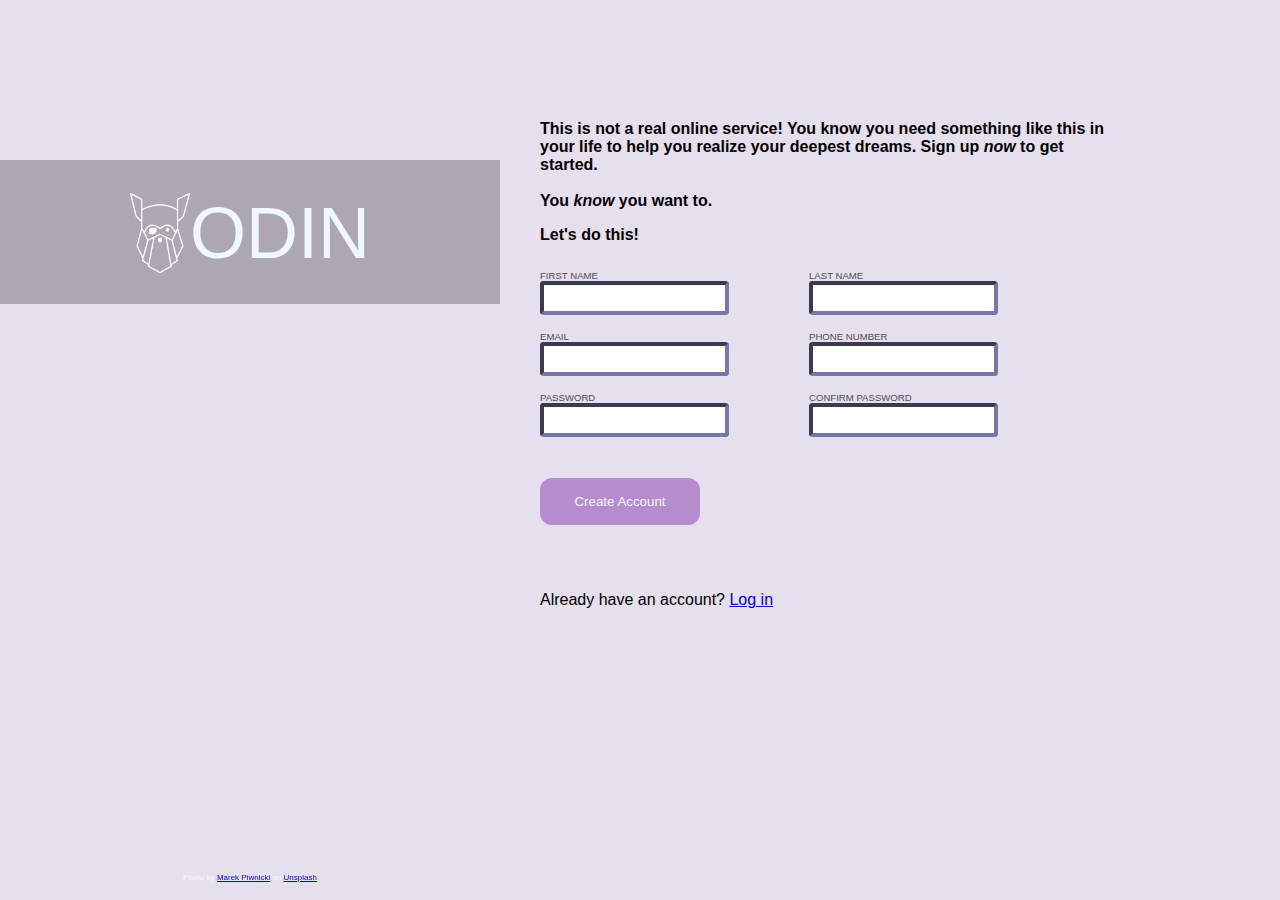
<file: index.html>
<!DOCTYPE html>
<html lang="en">
<head>
  <meta charset="UTF-8">
  <meta http-equiv="X-UA-Compatible" content="IE=edge">
  <meta name="viewport" content="width=device-width, initial-scale=1.0">
  <link rel="stylesheet" href="style.css">
  <title>Sign Up Form</title>
</head>
<body>
  <div id="main">

    <div class="content" id="left">
      <div class="logo">
        <div class="logo-content">
          <img src="odin-lined.png" class="odin">
          <div class="name">ODIN</div>
        </div>
      </div>
      <div class="photo-credit">
        <p>Photo by <a href="https://unsplash.com/@marekpiwnicki?utm_source=unsplash&utm_medium=referral&utm_content=creditCopyText">Marek Piwnicki</a> on <a href="https://unsplash.com/photos/5asbAZnTXRI?utm_source=unsplash&utm_medium=referral&utm_content=creditCopyText">Unsplash</a></p>
      </div>
    </div>

    <div class="content" id="right">
      <div class="hero">
        This is not a real online service! You know you need something like this in your life to help you realize your deepest dreams. Sign up <em>now</em> to get started. </br></br>
        You <em>know</em> you want to.
      </div>

      <div class="form">
        <p class="callToAction">Let's do this!</p>
        <form action="/handle-form" method="post">
          <div class="form-container">
            <div class="left-form">
              <ul>
                <li>
                  <label for="first_name">FIRST NAME</label>
                  <input type="text" id="first_name" name="first_name" required>
                </li>
                <li>
                  <label for="email">EMAIL</label>
                  <input type="email" id="email" name="email" pattern="[a-z0-9._%+-]+@[a-z0-9.-]+\.[a-z]{2,4}$" required>
                </li>
                <li>
                  <label for="password">PASSWORD</label>
                  <input type="password" id="password" name="password" required>
                </li>
              </ul>
            </div>

            <div class="right-form">
              <ul>
                <li>
                  <label for="last_name">LAST NAME</label>
                  <input type="text" id="last_name" name="last_name" required>
                </li>
                <li>
                  <label for="phone">PHONE NUMBER</label>
                  <input type="text" id="phone" name="phone" pattern="(\d{3}[\-]\d{3}[\-]\d{4})" title="Please enter phone number in this format: 416-555-5555" required>
                </li>
                <li>
                  <label for="confirm_password">CONFIRM PASSWORD</label>
                  <input type="password" id="confirm_password" name="confirm_password" required>
                </li>
              </ul>
            </div>
          </div>

          <div id="submit">
            <ul>
              <li>
                <button class="button" type="submit">Create Account</div>
              </li>
            </ul>
            </br>
            <p>Already have an account? <a href="http://www.google.ca">Log in</a></p>
          </div>

        </form>

      </div>

    </div>
  </div>
</body>
</html>
</file>
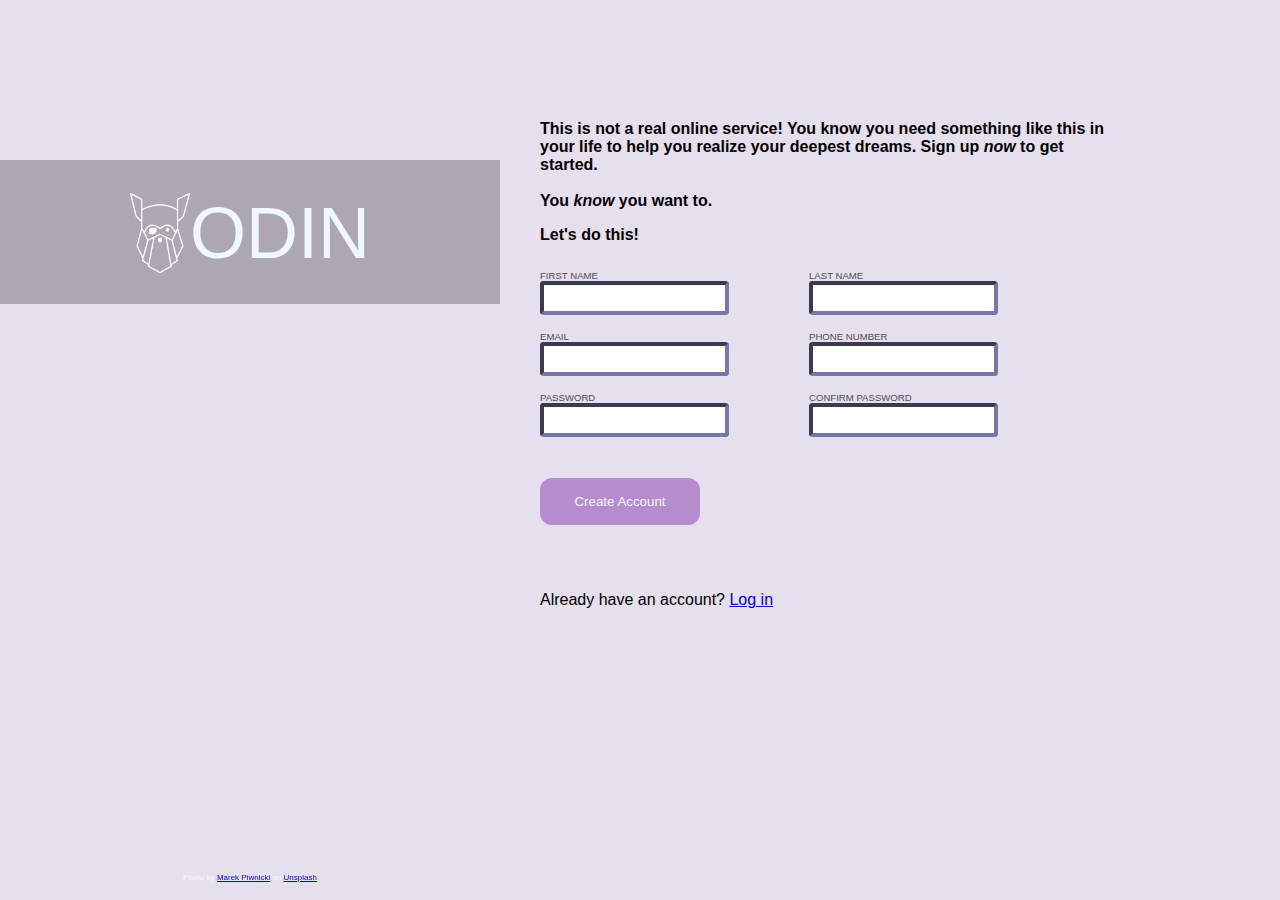
<file: signup.html>
<!DOCTYPE html>
<html lang="en">
<head>
  <meta charset="UTF-8">
  <meta http-equiv="X-UA-Compatible" content="IE=edge">
  <meta name="viewport" content="width=device-width, initial-scale=1.0">
  <link rel="stylesheet" href="style.css">
  <title>Sign Up Form</title>
</head>
<body>
  <div id="main">

    <div class="content" id="left">
      <div class="logo">
        <div class="logo-content">
          <img src="odin-lined.png" class="odin">
          <div class="name">ODIN</div>
        </div>
      </div>
      <div class="photo-credit">
        <p>Photo by <a href="https://unsplash.com/@marekpiwnicki?utm_source=unsplash&utm_medium=referral&utm_content=creditCopyText">Marek Piwnicki</a> on <a href="https://unsplash.com/photos/5asbAZnTXRI?utm_source=unsplash&utm_medium=referral&utm_content=creditCopyText">Unsplash</a></p>
      </div>
    </div>

    <div class="content" id="right">
      <div class="hero">
        This is not a real online service! You know you need something like this in your life to help you realize your deepest dreams. Sign up <em>now</em> to get started. </br></br>
        You <em>know</em> you want to.
      </div>

      <div class="form">
        <p class="callToAction">Let's do this!</p>
        <form action="/handle-form" method="post">
          <div class="form-container">
            <div class="left-form">
              <ul>
                <li>
                  <label for="first_name">FIRST NAME</label>
                  <input type="text" id="first_name" name="first_name" required>
                </li>
                <li>
                  <label for="email">EMAIL</label>
                  <input type="email" id="email" name="email" pattern="[a-z0-9._%+-]+@[a-z0-9.-]+\.[a-z]{2,4}$" required>
                </li>
                <li>
                  <label for="password">PASSWORD</label>
                  <input type="password" id="password" name="password" required>
                </li>
              </ul>
            </div>

            <div class="right-form">
              <ul>
                <li>
                  <label for="last_name">LAST NAME</label>
                  <input type="text" id="last_name" name="last_name" required>
                </li>
                <li>
                  <label for="phone">PHONE NUMBER</label>
                  <input type="text" id="phone" name="phone" pattern="(\d{3}[\-]\d{3}[\-]\d{4})" title="Please enter phone number in this format: 416-555-5555" required>
                </li>
                <li>
                  <label for="confirm_password">CONFIRM PASSWORD</label>
                  <input type="password" id="confirm_password" name="confirm_password" required>
                </li>
              </ul>
            </div>
          </div>

          <div id="submit">
            <ul>
              <li>
                <button class="button" type="submit">Create Account</div>
              </li>
            </ul>
            </br>
            <p>Already have an account? <a href="http://www.google.ca">Log in</a></p>
          </div>

        </form>

      </div>

    </div>
  </div>
</body>
</html>
</file>
<file: style.css>
@font-face {
  font-family: "Norse-Bold";
  font-style: normal;
  font-weight: normal;
  src: url("https://cdn.statically.io/gh/TheOdinProject/theodinproject/efdc2888072f409e687d31dc580595dbe4fe0ff4/app/assets/fonts/Norse-Bold.otf")
} 

body {
  font-family: sans-serif;
  height: 100vh;
  width: 100vw;
  margin: 0;
  background-color:rgb(230, 223, 238);

}

#main {
  display: flex;
}

#left {
  background: url("https://images.unsplash.com/photo-1685115755336-c488e27084a3?ixlib=rb-4.0.3&ixid=M3wxMjA3fDB8MHxwaG90by1wYWdlfHx8fGVufDB8fHx8fA%3D%3D&auto=format&fit=crop&w=1031&q=80");
  background-attachment: fixed;
  background-repeat: no-repeat;
  background-size: cover;
  width: 500px;
  height: 100vh; 
}

.logo {
  width: 500px;
  top: 8rem;
  background: rgba(0,0,0,0.25);
  height: 6rem;
  margin-top: 10rem;
  padding-top: 2rem;
  padding-bottom: 1rem;
}

.logo-content {
  display: flex;
  align-items: center;
}

.name {
  display: block;
  margin-left: 0;
  margin-right: auto;
  font-family: "Norse-Bold", sans-serif;
  font-size: 4.5rem;
  color: aliceblue;
}

.odin {
  display: block;
  margin-left: auto;
  margin-right: 0;
  height: 5rem;
}

.photo-credit {
  color: aliceblue;
  font-size: 0.5em;
  width: inherit;
  position: fixed;
  padding: 10px 0;
  bottom: 0;
  justify-content: center;
  text-align: center;
}

#right {
  display: block;
  font-family: Verdana, Geneva, Tahoma, sans-serif;
  margin-top: 7.5rem;
  margin-left: 2.5rem;
  margin-right: 10rem;

}

.hero,
.callToAction {
  font-weight: bold;
}

.left-form,
.right-form {
  font-size: 0.6rem;
  color: rgb(78, 77, 77);
}

.form-container {
  display: flex;
  margin: 0;
}

label,
input {
  display: flex;
  flex-direction: column;
}

input {
  border-radius: 4px;
  height: 1.5rem;
  font-family: Verdana, Geneva, Tahoma, sans-serif;
  border-width: 0.25rem;
}

input:empty {
border-color: #7676a7;
}

input:focus {
  border-color: rgb(235, 144, 83);
}

ul {
  list-style-type: none;
  padding-left: 0;
  padding-right: 5rem;
}

li {
  padding-bottom: 1rem;
}

.button {
  display: block;
  background-color: rgb(182, 140, 207);
  border: none;
  border-radius: 12px;
  color: aliceblue;
  text-align: center;
  width: 10rem;
  padding: 1rem;
}

.button:active {
  background-color: rgb(141, 110, 160);
  border: 1px;
  border-radius: 12px;
  color: aliceblue;
}
</file>
